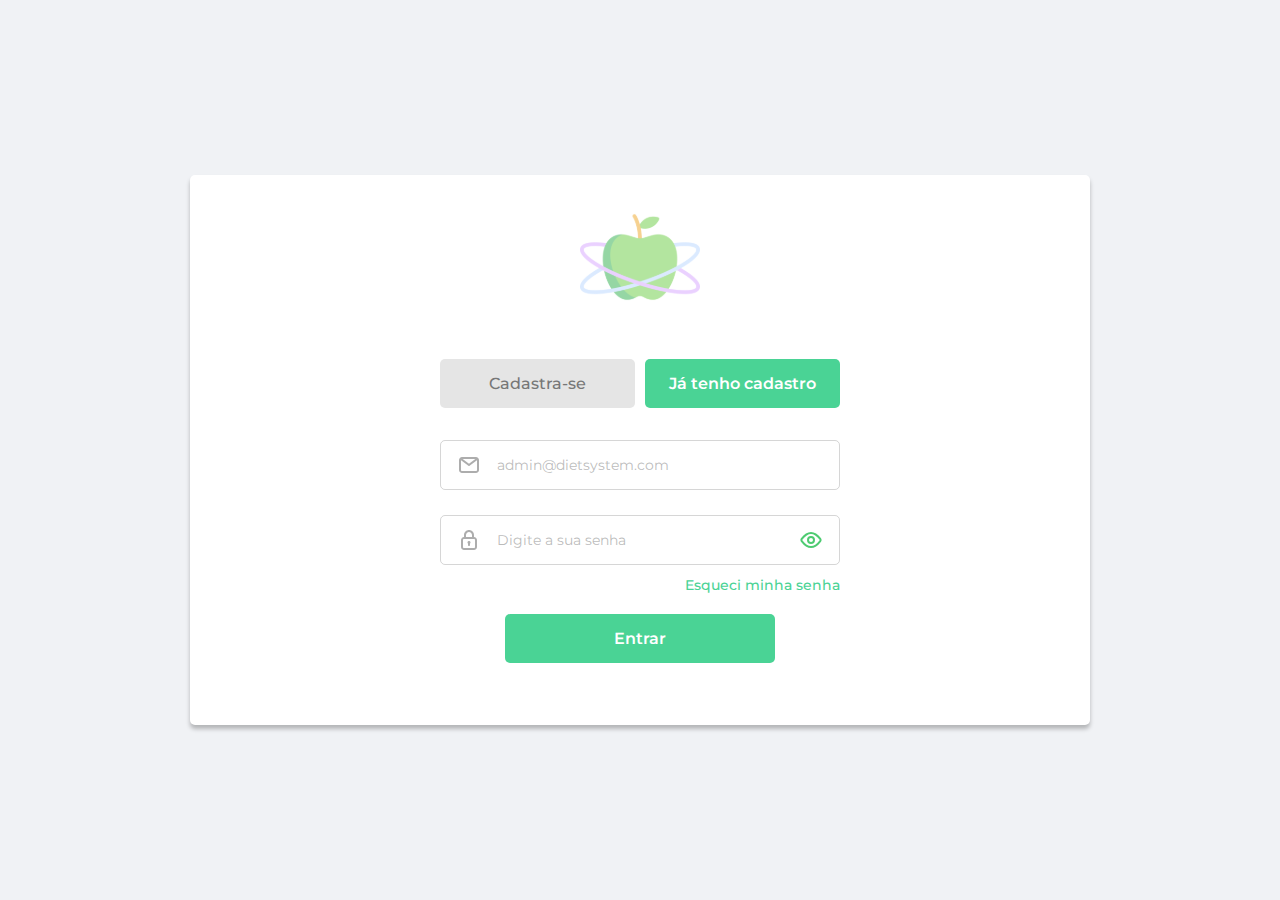
<file: src/index.html>
<!DOCTYPE html>
<html lang="en">

<head>
	<meta charset="UTF-8">
	<meta http-equiv="X-UA-Compatible" content="IE=edge">
	<meta name="viewport" content="width=device-width, initial-scale=1.0">

	<!-- fonts -->
	<link rel="preconnect" href="https://fonts.googleapis.com">
	<link rel="preconnect" href="https://fonts.gstatic.com" crossorigin>
	<link href="https://fonts.googleapis.com/css2?family=Montserrat:wght@400;500;600&display=swap" rel="stylesheet">

	<!-- css -->
	<link rel="stylesheet" href="./css/style.css">

	<link rel="shortcut icon" href="./assets/logo.svg" type="image/x-icon">
	<title>DietSystem</title>
</head>

<body>

	<main>
		<section>
			<div class="login screen">
				<div class="container">
					<img class="logo" src="./assets/logo.svg" alt="Logo da DietSystem">
					<div class="two-buttons">
						<a class="btn btn-action" id="to-signup" href="#">Cadastra-se</a>
						<a class="btn primary" href="#">Já tenho cadastro</a>
					</div>
					<form>
						<div class="input-field">
							<img src="./assets/icon-email.svg" alt="">
							<input type="email" name="login-email" id="login-email" placeholder="admin@dietsystem.com" required>
						</div>
						<div class="input-field">
							<img src="./assets/icon-padlock.svg" alt="">
							<input type="password" name="login-password" id="login-password" placeholder="Digite a sua senha" required>
							<img class="eye" src="./assets/icon-eye.svg" alt="" onclick="togglePassword('login')">
						</div>
						<div class="forgot-password">
							<a class="link btn-action" id="to-recover" href="#">Esqueci minha senha</a>
						</div>
						<button class="btn primary" type="submit">Entrar</button>
					</form>
				</div>
			</div>

			<div class="signup screen hidden">
				<div class="container">
					<img class="logo" src="./assets/logo.svg" alt="Logo da DietSystem">
					<div class="two-buttons">
						<a class="btn primary" href="#">Cadastra-se</a>
						<a class="btn btn-action" id="to-login" href="#">Já tenho cadastro</a>
					</div>
					<form>
						<div class="input-field">
							<img src="./assets/icon-user.svg" alt="">
							<input type="text" name="signup-name" id="signup-name" placeholder="Seu nome" required>
						</div>
						<div class="input-field">
							<img src="./assets/icon-phone.svg" alt="">
							<input type="tel" name="signup-phone" id="signup-phone" placeholder="Seu número de celular" required>
						</div>
						<div class="input-field">
							<img src="./assets/icon-email.svg" alt="">
							<input type="email" name="signup-email" id="signup-email" placeholder="Seu e-mail" required>
						</div>
						<div class="input-field">
							<img src="./assets/icon-padlock.svg" alt="">
							<input type="password" name="signup-password1" id="signup-password1" placeholder="Digite uma senha forte" required>
							<img class="eye" src="./assets/icon-eye.svg" alt="" onclick="togglePassword('signup', 1)">
						</div>
						<div class="input-field">
							<img src="./assets/icon-padlock.svg" alt="">
							<input type="password" name="signup-password2" id="signup-password2" placeholder="Digite a senha novamente" required>
							<img class="eye" src="./assets/icon-eye.svg" alt="" onclick="togglePassword('signup', 2)">
						</div>
						<div class="terms-field">
							<input type="checkbox" name="signup-terms" id="signup-terms" required>
							<label for="signup-terms">Declaro que li e concordo com os <a class="link" href="#">termos de uso</a>, e a <a class="link" href="#">política de privacidade.</a></label>
						</div>
						<button class="btn primary" type="submit">Finalizar cadastro</button>
					</form>
				</div>
			</div>

			<div class="recover screen hidden">
				<div class="container">
					<img class="logo" src="./assets/logo.svg" alt="Logo da DietSystem">
					<div class="info">
						<h3>Digite seu e-mail de cadastro</h3>
						<p>Você receberá, em seu e-mail, o link para redefenir a sua senha</p>
					</div>
					<form>
						<div class="input-field">
							<img src="./assets/icon-email.svg" alt="">
							<input type="email" name="recover-email" password="recover-email" placeholder="Digite seu e-mail cadastrado" required>
						</div>
						<div class="two-buttons">
							<a class="btn btn-action" id="to-login" href="#">Voltar</a>
							<button type="submit" class="btn btn-action primary" id="to-setpassword">Enviar</a>
						</div>
					</form>
				</div>
			</div>

			<div class="setpassword screen hidden">
				<div class="container">
					<img class="logo" src="./assets/logo.svg" alt="Logo da DietSystem">
					<div class="info">
						<h3>Crie uma nova senha</h3>
					</div>
					<form>
						<div class="input-field">
							<img src="./assets/icon-padlock.svg" alt="">
							<input type="password" name="setpassword-password1" id="setpassword-password1" placeholder="Digite a sua nova senha" required>
							<img class="eye" src="./assets/icon-eye.svg" alt="" onclick="togglePassword('setpassword', 1)">
						</div>
						<div class="input-field">
							<img src="./assets/icon-padlock.svg" alt="">
							<input type="password" name="setpassword-password2" id="setpassword-password2" placeholder="Confirme a sua nova senha" required>
							<img class="eye" src="./assets/icon-eye.svg" alt="" onclick="togglePassword('setpassword', 2)">
						</div>
						<button type="submit" class="btn btn-action primary" id="to-login">Alterar senha</button>
					</form>
				</div>
			</div>
		</section>
	</main>

	<!-- js -->
	<script src="./js/app.js"></script>

</body>

</html>
</file>
<file: src/css/style.css>
/* RESET ----------========================================================== */

* {
	box-sizing: border-box;
	margin: 0;
	padding: 0;
}

a {
	color: inherit;
	text-decoration: none;
}

button {
	background: transparent;
	border: none;
	cursor: pointer;
	font: inherit;
}

input {
	border: none;
	font: inherit;
}

/* GLOBAL ----------========================================================= */

:root {
	--color-bg-main: #f0f2f5;
	--color-bg-section: #fff;
	--color-primary: #4ad395;
	--color-neutral: #e5e5e5;
	--color-font-dark: #777;
	--color-font-light: #fff;
	--color-icon: rgba(119, 119, 119, 0.6);
	--color-input-light: rgba(119, 119, 119, 0.3);
	--color-placeholder: rgba(119, 119, 119, 0.5);
	--color-shadow: 0px 4px 4px rgba(0, 0, 0, 0.25);
	--font-large: 1.4rem;
	--font-small: 1.3rem;
	font-size: 62.5%;
}

.screen {
	opacity: 1;
	transition: all ease-in-out .3s;
}

.screen.hidden {
	clip: rect(0 0 0 0);
	clip-path: inset(50%);
	height: 1px;
	opacity: 0;
	overflow: hidden;
	position: absolute;
	white-space: nowrap;
	width: 1px;
}

.container {
	align-items: center;
	display: flex;
	flex-direction: column;
	margin: auto;
	max-width: 42rem;
	padding: 3rem 1rem;
}

.btn {
	background-color: var(--color-neutral);
	border-radius: .5rem;
	color: var(--color-font-dark);
	display: block;
	font-weight: 500;
	max-width: 27rem;
	padding: 1.5rem;
	text-align: center;
	transition: filter ease .2s;
}

.btn:hover {
	filter: brightness(1.05);
}

.btn.primary {
	background-color: var(--color-primary);
	color: var(--color-font-light);
	font-weight: 600;
}

.link {
	color: var(--color-primary);
	font-size: var(--font-small);
	font-weight: 500;
}

/* STYLES ----------========================================================= */

body {
	font-family: 'Montserrat', sans-serif;
	font-size: var(--font-large);
	font-weight: 400;
}

main {
	align-items: center;
	background-color: var(--color-bg-main);
	display: flex;
	justify-content: center;
	min-height: 100vh;
}

section {
	background-color: var(--color-bg-section);
	box-shadow: var(--color-shadow);
	margin: 3rem 0;
	width: 100%;
}

section .logo {
	margin-bottom: 5rem;
}

section .two-buttons {
	display: grid;
	gap: 1rem;
	grid-template-columns: 1fr 1fr;
	width: 100%;
}

form {
	margin: 3.2rem 0;
	width: 100%;
}

.input-field {
	align-items: center;
	border: 1px solid var(--color-input-light);
	border-radius: .5rem;
	display: flex;
	font-size: var(--font-small);
	padding: 1.2rem 1.6rem;
}

.input-field:focus-within {
	border: 1px solid var(--color-primary);
}

.input-field + .input-field {
	margin-top: 2.5rem;
}

.input-field input {
	color: var(--color-font-dark);
	margin-left: 1.6rem;
	margin-right: 1.6rem;
	width: 100%;
}

.input-field input:focus {
	outline: none;
}

.input-field input::placeholder {
	color: var(--color-placeholder);
}

.input-field {
	margin-bottom: 1rem;
}

.eye {
	cursor: pointer;
}

.eye.active {
	filter: grayscale(1);
}

form > .btn {
	margin: 2rem auto 0;
	width: 100%;
}

/* LOGIN ----------========================================================== */

.login .forgot-password {
	text-align: right;
}

/* SIGNUP ----------========================================================= */
.signup .terms-field {
	align-items: center;
	display: flex;
}

.signup .terms-field input {
	appearance: none;
	-moz-appearance: none;
	-webkit-appearance: none;
	border: 2px solid var(--color-icon);
	border-radius: .4rem;
	height: 1.8rem;
	position: relative;
	width: 1.8rem;
}

.signup .terms-field input:checked {
	background-color: var(--color-primary);
	border-color: var(--color-primary);
	color: var(--color-font-light);
}

.signup .terms-field input:checked::after {
	content: '\2714';
	position: absolute;
	top: -.2rem;
}

.signup .terms-field label {
	color: var(--color-font-dark);
	font-size: 1rem;
	margin-left: .4rem;
}

.signup .terms-field label a {
	font-size: inherit;
	font-weight: 400;
}


/* RECOVER ----------======================================================== */
.recover .info {
	color: var(--color-font-dark);
	text-align: center;
}

.recover .info p {
	margin-top: 1.5rem;
}

.recover form .two-buttons {
	margin-top: 2.5rem;
}


/* SET PASSWORD ----------=================================================== */
.setpassword .info {
	color: var(--color-font-dark);
	text-align: left;
	width: 100%;
}

.setpassword form .btn {
	margin-top: 3.2rem;
}


/* RESPONSIVENESS ----------================================================= */

@media screen and (min-width: 480px) {

	:root {
		--font-large: 1.6rem;
		--font-small: 1.4rem;
	}

	section {
		border-radius: .5rem;
		width: min(90%, 90rem);
	}

	section .menu {
		gap: 2rem;
	}

}
</file>
